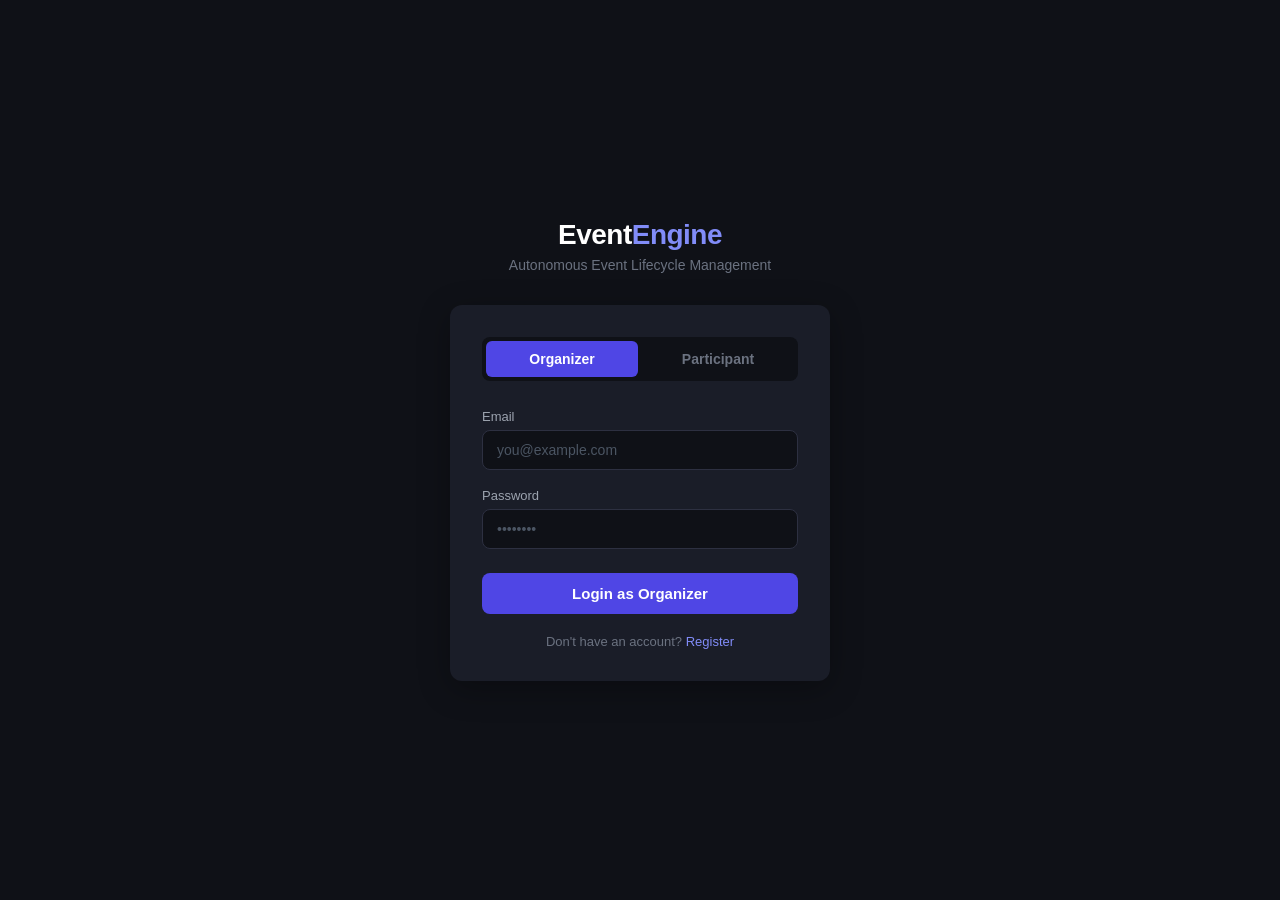
<file: frontend/index.html>
<!DOCTYPE html>
<html lang="en">
<head>
    <meta charset="UTF-8">
    <meta name="viewport" content="width=device-width, initial-scale=1.0">
    <title>EventEngine</title>
    <script>
        // Redirect to the appropriate dashboard based on auth state
        (function() {
            var token = localStorage.getItem('ee_token');
            var role = localStorage.getItem('ee_role');
            if (token && role === 'organizer') {
                window.location.replace('/frontend/dashboard.html');
            } else if (token && role === 'participant') {
                window.location.replace('/frontend/participant.html');
            } else {
                window.location.replace('/frontend/login.html');
            }
        })();
    </script>
</head>
</body>
</html>
</file>
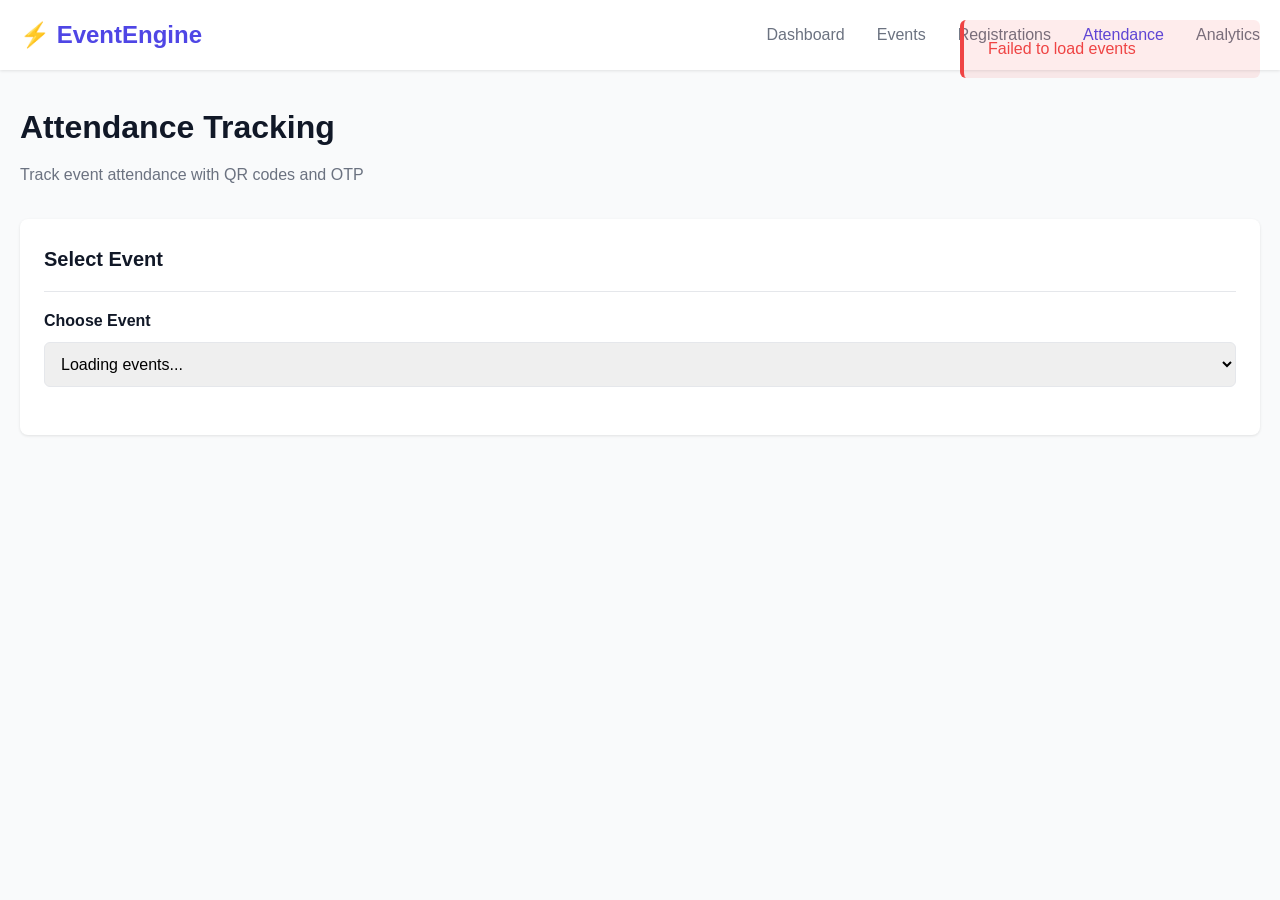
<file: frontend/attendance.html>
<!DOCTYPE html>
<html lang="en">
<head>
    <meta charset="UTF-8">
    <meta name="viewport" content="width=device-width, initial-scale=1.0">
    <title>EventEngine - Attendance Tracking</title>
    <link rel="stylesheet" href="/frontend/css/styles.css">
</head>
<body>
    <!-- Header -->
    <header class="header">
        <div class="container">
            <div class="header-content">
                <div class="logo">⚡ EventEngine</div>
                <nav class="nav">
                    <ul>
                        <li><a href="/frontend/index.html">Dashboard</a></li>
                        <li><a href="/frontend/events.html">Events</a></li>
                        <li><a href="/frontend/registrations.html">Registrations</a></li>
                        <li><a href="/frontend/attendance.html" class="active">Attendance</a></li>
                        <li><a href="/frontend/analytics.html">Analytics</a></li>
                    </ul>
                </nav>
            </div>
        </div>
    </header>

    <!-- Main Content -->
    <main class="main-content">
        <div class="container">
            <!-- Page Header -->
            <div class="page-header">
                <h1 class="page-title">Attendance Tracking</h1>
                <p class="page-subtitle">Track event attendance with QR codes and OTP</p>
            </div>

            <!-- Event Selection -->
            <div class="card">
                <div class="card-header">
                    <h2 class="card-title">Select Event</h2>
                </div>
                <div class="card-body">
                    <div class="form-group">
                        <label class="form-label">Choose Event</label>
                        <select class="form-select" id="eventSelect" onchange="loadEventAttendance()">
                            <option value="">Loading events...</option>
                        </select>
                    </div>
                </div>
            </div>

            <!-- Attendance Methods -->
            <div class="stats-grid" id="attendanceMethods" style="display: none;">
                <div class="card">
                    <div class="card-header">
                        <h3 class="card-title">🔲 QR Code Check-in</h3>
                    </div>
                    <div class="card-body">
                        <p>Generate QR code for participants</p>
                        <button class="btn btn-primary mt-2" onclick="showQRModal()">Generate QR Code</button>
                    </div>
                </div>

                <div class="card">
                    <div class="card-header">
                        <h3 class="card-title">🔢 OTP Check-in</h3>
                    </div>
                    <div class="card-body">
                        <p>Validate OTP for online check-in</p>
                        <button class="btn btn-primary mt-2" onclick="showOTPModal()">Validate OTP</button>
                    </div>
                </div>
            </div>

            <!-- Attendance Statistics -->
            <div class="card" id="attendanceStats" style="display: none;">
                <div class="card-header">
                    <h2 class="card-title">Attendance Statistics</h2>
                </div>
                <div class="card-body">
                    <div class="stats-grid">
                        <div class="stat-card">
                            <div class="stat-label">Total Registered</div>
                            <div class="stat-value" id="statRegistered">-</div>
                        </div>
                        <div class="stat-card success">
                            <div class="stat-label">Total Confirmed</div>
                            <div class="stat-value" id="statConfirmed">-</div>
                        </div>
                        <div class="stat-card warning">
                            <div class="stat-label">Total Attended</div>
                            <div class="stat-value" id="statAttended">-</div>
                        </div>
                        <div class="stat-card">
                            <div class="stat-label">Attendance Rate</div>
                            <div class="stat-value" id="statRate">-</div>
                        </div>
                    </div>
                </div>
            </div>

            <!-- Attendance Records -->
            <div class="card" id="attendanceRecords" style="display: none;">
                <div class="card-header">
                    <h2 class="card-title">Attendance Records</h2>
                </div>
                <div class="card-body">
                    <div id="attendanceContainer">
                        <p class="text-center">Select an event to view attendance records</p>
                    </div>
                </div>
            </div>
        </div>
    </main>

    <!-- QR Code Generate Modal -->
    <div class="modal-overlay" id="qrModal">
        <div class="modal">
            <div class="modal-header">
                <h2 class="modal-title">Generate QR Code</h2>
                <button class="modal-close" onclick="Utils.closeModal('qrModal')">&times;</button>
            </div>
            <div class="modal-body">
                <div class="form-group">
                    <label class="form-label">Select Participant</label>
                    <select class="form-select" id="qrParticipantSelect">
                        <option value="">Loading participants...</option>
                    </select>
                </div>
                <div id="qrCodeDisplay" class="qr-code-container" style="display: none;">
                    <!-- QR code will be displayed here -->
                </div>
            </div>
            <div class="modal-footer">
                <button class="btn btn-secondary" onclick="Utils.closeModal('qrModal')">Close</button>
                <button class="btn btn-primary" onclick="generateQRCode()">Generate QR</button>
            </div>
        </div>
    </div>

    <!-- OTP Validate Modal -->
    <div class="modal-overlay" id="otpModal">
        <div class="modal">
            <div class="modal-header">
                <h2 class="modal-title">Validate OTP</h2>
                <button class="modal-close" onclick="Utils.closeModal('otpModal')">&times;</button>
            </div>
            <div class="modal-body">
                <div class="form-group">
                    <label class="form-label">Select Participant</label>
                    <select class="form-select" id="otpParticipantSelect">
                        <option value="">Loading participants...</option>
                    </select>
                </div>
                <div class="form-group">
                    <button class="btn btn-secondary" onclick="generateOTP()">Generate OTP</button>
                </div>
                <div id="otpDisplay" style="display: none;">
                    <div class="alert alert-info">
                        <strong>OTP Generated:</strong> <span id="otpCode" style="font-size: 1.5rem; font-weight: bold;"></span>
                    </div>
                </div>
                <div class="form-group">
                    <label class="form-label">Enter OTP to Validate</label>
                    <input type="text" class="form-input" id="otpInput" placeholder="Enter 6-digit OTP">
                </div>
            </div>
            <div class="modal-footer">
                <button class="btn btn-secondary" onclick="Utils.closeModal('otpModal')">Close</button>
                <button class="btn btn-success" onclick="validateOTP()">Validate & Check-in</button>
            </div>
        </div>
    </div>

    <!-- Scripts -->
    <script src="/frontend/js/api.js"></script>
    <script>
        let selectedEventId = null;
        let eventParticipants = [];

        // Load events on page load
        document.addEventListener('DOMContentLoaded', async () => {
            await loadEvents();
        });

        // Load events for dropdown
        async function loadEvents() {
            try {
                const response = await EventsAPI.getAll();
                const events = response.events;

                const eventSelect = document.getElementById('eventSelect');
                eventSelect.innerHTML = '<option value="">Select an event...</option>';

                // Only show events in attendance-related states
                const attendanceStates = ['SCHEDULED', 'ATTENDANCE_OPEN', 'RUNNING', 'COMPLETED'];
                const attendanceEvents = events.filter(e => attendanceStates.includes(e.state));

                attendanceEvents.forEach(event => {
                    eventSelect.innerHTML += `<option value="${event.id}">${event.name} (${event.state})</option>`;
                });

                if (attendanceEvents.length === 0) {
                    eventSelect.innerHTML += '<option value="" disabled>No events available for attendance tracking</option>';
                }
            } catch (error) {
                console.error('Failed to load events:', error);
                Utils.showToast('Failed to load events', 'error');
            }
        }

        // Load event attendance data
        async function loadEventAttendance() {
            const eventId = document.getElementById('eventSelect').value;
            
            if (!eventId) {
                document.getElementById('attendanceMethods').style.display = 'none';
                document.getElementById('attendanceStats').style.display = 'none';
                document.getElementById('attendanceRecords').style.display = 'none';
                return;
            }

            selectedEventId = parseInt(eventId);

            // Show sections
            document.getElementById('attendanceMethods').style.display = 'grid';
            document.getElementById('attendanceStats').style.display = 'block';
            document.getElementById('attendanceRecords').style.display = 'block';

            // Load stats and records
            await loadAttendanceStats();
            await loadAttendanceRecords();
            await loadEventParticipants();
        }

        // Load attendance statistics
        async function loadAttendanceStats() {
            try {
                const response = await AttendanceAPI.getStats(selectedEventId);
                const stats = response.stats;

                document.getElementById('statRegistered').textContent = stats.total_registered;
                document.getElementById('statConfirmed').textContent = stats.total_confirmed;
                document.getElementById('statAttended').textContent = stats.total_attended;
                document.getElementById('statRate').textContent = `${stats.attendance_rate}%`;
            } catch (error) {
                console.error('Failed to load attendance stats:', error);
                Utils.showToast('Failed to load attendance statistics', 'error');
            }
        }

        // Load attendance records
        async function loadAttendanceRecords() {
            try {
                const response = await AttendanceAPI.getEventAttendance(selectedEventId);
                const attendance = response.attendance;

                const container = document.getElementById('attendanceContainer');

                if (attendance.length === 0) {
                    container.innerHTML = '<p class="text-center">No attendance records yet.</p>';
                    return;
                }

                let html = '<div class="table-container"><table class="table"><thead><tr>';
                html += '<th>Participant</th>';
                html += '<th>Email</th>';
                html += '<th>Check-in Method</th>';
                html += '<th>Check-in Time</th>';
                html += '<th>Device</th>';
                html += '</tr></thead><tbody>';

                attendance.forEach(record => {
                    const methodBadge = record.check_in_method === 'QR' ? 'badge-primary' : 'badge-success';
                    html += `<tr>`;
                    html += `<td><strong>${record.participant_name}</strong></td>`;
                    html += `<td>${record.participant_email}</td>`;
                    html += `<td><span class="badge ${methodBadge}">${record.check_in_method}</span></td>`;
                    html += `<td>${Utils.formatDateTime(record.check_in_time)}</td>`;
                    html += `<td>${record.check_in_device || 'N/A'}</td>`;
                    html += `</tr>`;
                });

                html += '</tbody></table></div>';
                container.innerHTML = html;
            } catch (error) {
                console.error('Failed to load attendance records:', error);
                Utils.showError('attendanceContainer', 'Failed to load attendance records');
            }
        }

        // Load event participants for QR/OTP
        async function loadEventParticipants() {
            try {
                const response = await EventsAPI.getParticipants(selectedEventId);
                eventParticipants = response.participants;

                // Populate QR participant select
                const qrSelect = document.getElementById('qrParticipantSelect');
                qrSelect.innerHTML = '<option value="">Select participant...</option>';

                // Populate OTP participant select
                const otpSelect = document.getElementById('otpParticipantSelect');
                otpSelect.innerHTML = '<option value="">Select participant...</option>';

                // Show all registered participants who haven't attended yet
                const eligibleParticipants = eventParticipants.filter(p => 
                    p.status !== 'CANCELLED' && !p.has_attended
                );

                eligibleParticipants.forEach(participant => {
                    const option = `<option value="${participant.id}">${participant.name} (${participant.email})</option>`;
                    qrSelect.innerHTML += option;
                    otpSelect.innerHTML += option;
                });

                if (eligibleParticipants.length === 0) {
                    qrSelect.innerHTML += '<option value="" disabled>No eligible participants</option>';
                    otpSelect.innerHTML += '<option value="" disabled>No eligible participants</option>';
                }
            } catch (error) {
                console.error('Failed to load participants:', error);
                Utils.showToast('Failed to load participants', 'error');
            }
        }

        // Show QR modal
        function showQRModal() {
            if (!selectedEventId) {
                Utils.showToast('Please select an event first', 'warning');
                return;
            }
            document.getElementById('qrCodeDisplay').style.display = 'none';
            Utils.openModal('qrModal');
        }

        // Store current QR token for scan
        let currentQRToken = null;

        // Generate QR code
        async function generateQRCode() {
            const participantId = document.getElementById('qrParticipantSelect').value;
            
            if (!participantId) {
                Utils.showToast('Please select a participant', 'warning');
                return;
            }

            try {
                const response = await AttendanceAPI.generateQR(parseInt(participantId));
                const qrCode = response.qr_code;
                currentQRToken = qrCode.token;

                const expiresText = qrCode.expires_in_hours
                    ? `Expires in ${qrCode.expires_in_hours} hour(s)`
                    : 'Valid for 24 hours';

                const qrDisplay = document.getElementById('qrCodeDisplay');
                let imgHtml = '';
                if (qrCode.image_base64) {
                    imgHtml = `<img src="data:image/png;base64,${qrCode.image_base64}" alt="QR Code" style="display:block;margin:1rem auto;max-width:250px;">`;
                } else {
                    imgHtml = `<p class="text-center" style="padding:1rem;background:#f0f0f0;">QR Code Token: <code style="word-break:break-all;font-size:0.75rem;">${qrCode.token.substring(0, 40)}...</code></p>`;
                }
                qrDisplay.innerHTML = `
                    <h3>QR Code Generated</h3>
                    ${imgHtml}
                    <p><strong>${expiresText}</strong></p>
                    <p class="text-center mt-2">
                        <button class="btn btn-success" onclick="scanQRCode()">&#x2714; Simulate Scan / Check-in</button>
                    </p>
                `;
                qrDisplay.style.display = 'block';

                Utils.showToast('QR Code generated successfully!', 'success');
            } catch (error) {
                console.error('Failed to generate QR code:', error);
                Utils.showToast('Failed to generate QR code: ' + error.message, 'error');
            }
        }

        // Simulate QR code scan
        async function scanQRCode() {
            if (!currentQRToken) {
                Utils.showToast('No QR token available. Generate a QR code first.', 'warning');
                return;
            }
            try {
                const response = await AttendanceAPI.validateQR(currentQRToken);
                Utils.showToast(`Check-in successful for ${response.participant.name}!`, 'success');
                currentQRToken = null;
                Utils.closeModal('qrModal');
                await loadAttendanceStats();
                await loadAttendanceRecords();
                await loadEventParticipants();
            } catch (error) {
                console.error('Failed to validate QR code:', error);
                Utils.showToast('Check-in failed: ' + error.message, 'error');
            }
        }

        // Show OTP modal
        function showOTPModal() {
            if (!selectedEventId) {
                Utils.showToast('Please select an event first', 'warning');
                return;
            }
            document.getElementById('otpDisplay').style.display = 'none';
            document.getElementById('otpInput').value = '';
            Utils.openModal('otpModal');
        }

        // Generate OTP
        async function generateOTP() {
            const participantId = document.getElementById('otpParticipantSelect').value;
            
            if (!participantId) {
                Utils.showToast('Please select a participant', 'warning');
                return;
            }

            try {
                const response = await AttendanceAPI.generateOTP(parseInt(participantId));
                
                document.getElementById('otpCode').textContent = response.otp;
                document.getElementById('otpDisplay').style.display = 'block';
                document.getElementById('otpInput').value = response.otp;

                Utils.showToast('OTP generated successfully!', 'success');
            } catch (error) {
                console.error('Failed to generate OTP:', error);
                Utils.showToast('Failed to generate OTP: ' + error.message, 'error');
            }
        }

        // Validate OTP
        async function validateOTP() {
            const participantId = document.getElementById('otpParticipantSelect').value;
            const otp = document.getElementById('otpInput').value;
            
            if (!participantId) {
                Utils.showToast('Please select a participant', 'warning');
                return;
            }

            if (!otp || otp.length !== 6) {
                Utils.showToast('Please enter a valid 6-digit OTP', 'warning');
                return;
            }

            try {
                const response = await AttendanceAPI.validateOTP(parseInt(participantId), otp);
                Utils.showToast(`Check-in successful for ${response.participant.name}!`, 'success');
                Utils.closeModal('otpModal');
                await loadAttendanceStats();
                await loadAttendanceRecords();
                await loadEventParticipants();
            } catch (error) {
                console.error('Failed to validate OTP:', error);
                Utils.showToast('Failed to check-in: ' + error.message, 'error');
            }
        }
    </script>
</body>
</html>
</file>
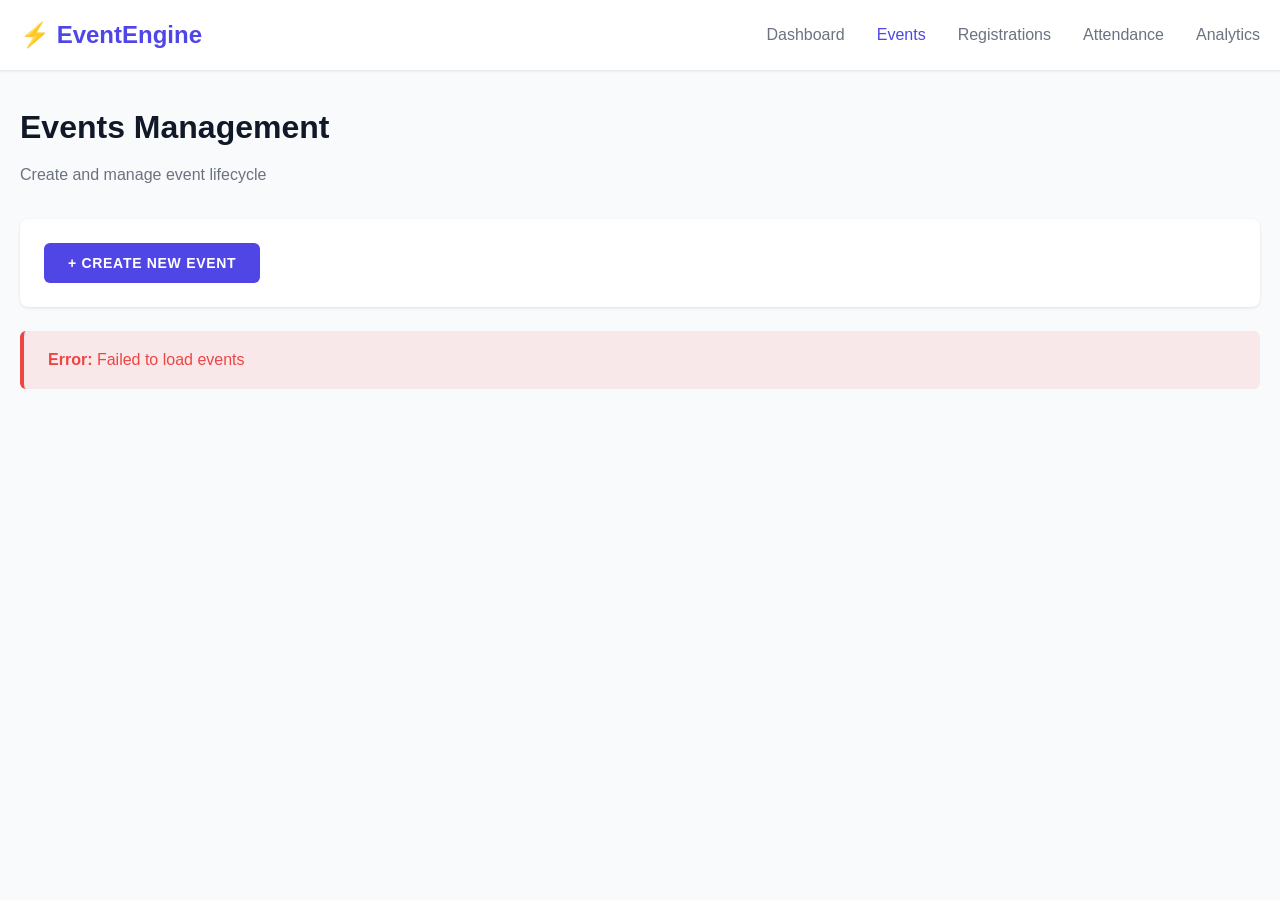
<file: frontend/events.html>
<!DOCTYPE html>
<html lang="en">
<head>
    <meta charset="UTF-8">
    <meta name="viewport" content="width=device-width, initial-scale=1.0">
    <title>EventEngine - Events Management</title>
    <link rel="stylesheet" href="/frontend/css/styles.css">
</head>
<body>
    <!-- Header -->
    <header class="header">
        <div class="container">
            <div class="header-content">
                <div class="logo">⚡ EventEngine</div>
                <nav class="nav">
                    <ul>
                        <li><a href="/frontend/index.html">Dashboard</a></li>
                        <li><a href="/frontend/events.html" class="active">Events</a></li>
                        <li><a href="/frontend/registrations.html">Registrations</a></li>
                        <li><a href="/frontend/attendance.html">Attendance</a></li>
                        <li><a href="/frontend/analytics.html">Analytics</a></li>
                    </ul>
                </nav>
            </div>
        </div>
    </header>

    <!-- Main Content -->
    <main class="main-content">
        <div class="container">
            <!-- Page Header -->
            <div class="page-header">
                <h1 class="page-title">Events Management</h1>
                <p class="page-subtitle">Create and manage event lifecycle</p>
            </div>

            <!-- Action Bar -->
            <div class="card">
                <div class="card-body">
                    <button class="btn btn-primary" onclick="showCreateEventModal()">+ Create New Event</button>
                </div>
            </div>

            <!-- Events Grid -->
            <div id="eventsContainer">
                <div class="loading">
                    <div class="spinner"></div>
                    <p>Loading events...</p>
                </div>
            </div>
        </div>
    </main>

    <!-- Create Event Modal -->
    <div class="modal-overlay" id="createEventModal">
        <div class="modal">
            <div class="modal-header">
                <h2 class="modal-title">Create New Event</h2>
                <button class="modal-close" onclick="Utils.closeModal('createEventModal')">&times;</button>
            </div>
            <div class="modal-body">
                <form id="createEventForm" onsubmit="handleCreateEvent(event)">
                    <div class="form-group">
                        <label class="form-label">Event Name *</label>
                        <input type="text" class="form-input" name="name" required>
                    </div>
                    <div class="form-group">
                        <label class="form-label">Description *</label>
                        <textarea class="form-textarea" name="description" required></textarea>
                    </div>
                    <div class="form-group">
                        <label class="form-label">Event Type *</label>
                        <select class="form-select" name="event_type" id="eventTypeSelect" required onchange="toggleEventTypeFields()">
                            <option value="ONLINE">Online</option>
                            <option value="OFFLINE">Offline</option>
                            <option value="HYBRID">Hybrid</option>
                        </select>
                    </div>
                    <div class="form-group">
                        <label class="form-label">Start Time *</label>
                        <input type="datetime-local" class="form-input" name="start_time" required>
                    </div>
                    <div class="form-group">
                        <label class="form-label">End Time *</label>
                        <input type="datetime-local" class="form-input" name="end_time" required>
                    </div>
                    <div class="form-group" id="venueField">
                        <label class="form-label">Venue</label>
                        <input type="text" class="form-input" name="venue" placeholder="Physical location">
                    </div>
                    <div class="form-group" id="meetingLinkField">
                        <label class="form-label">Meeting Link (Google Meet / Zoom)</label>
                        <input type="url" class="form-input" name="meeting_link" placeholder="https://meet.google.com/...">
                    </div>
                    <div class="form-group">
                        <label class="form-label">Max Participants *</label>
                        <input type="number" class="form-input" name="max_participants" value="100" required>
                    </div>
                </form>
            </div>
            <div class="modal-footer">
                <button class="btn btn-secondary" onclick="Utils.closeModal('createEventModal')">Cancel</button>
                <button class="btn btn-primary" onclick="document.getElementById('createEventForm').requestSubmit()">Create Event</button>
            </div>
        </div>
    </div>

    <!-- Event Details Modal -->
    <div class="modal-overlay" id="eventDetailsModal">
        <div class="modal">
            <div class="modal-header">
                <h2 class="modal-title">Event Details</h2>
                <button class="modal-close" onclick="Utils.closeModal('eventDetailsModal')">&times;</button>
            </div>
            <div class="modal-body" id="eventDetailsContent">
                <!-- Event details will be loaded here -->
            </div>
            <div class="modal-footer" id="eventDetailsFooter">
                <button class="btn btn-secondary" onclick="Utils.closeModal('eventDetailsModal')">Close</button>
            </div>
        </div>
    </div>

    <!-- Scripts -->
    <script src="/frontend/js/api.js"></script>
    <script>
        let currentEvents = [];

        // Load events on page load
        document.addEventListener('DOMContentLoaded', async () => {
            await loadEvents();
        });

        // Load all events
        async function loadEvents() {
            try {
                Utils.showLoading('eventsContainer');
                const response = await EventsAPI.getAll();
                currentEvents = response.events;
                renderEvents(currentEvents);
            } catch (error) {
                console.error('Failed to load events:', error);
                Utils.showError('eventsContainer', 'Failed to load events');
            }
        }

        // Render events grid
        function renderEvents(events) {
            const container = document.getElementById('eventsContainer');

            if (events.length === 0) {
                container.innerHTML = `
                    <div class="card">
                        <div class="card-body text-center">
                            <p>No events found. Create your first event!</p>
                        </div>
                    </div>
                `;
                return;
            }

            let html = '<div class="events-grid">';

            events.forEach(event => {
                html += `
                    <div class="event-card" onclick="showEventDetails(${event.id})">
                        <div class="event-header">
                            <div>
                                <h3 class="event-title">${event.name}</h3>
                                <span class="badge ${Utils.getStateBadgeClass(event.state)}">${event.state}</span>
                            </div>
                        </div>
                        <div class="event-meta">
                            <div class="event-meta-item">
                                <span>📅</span>
                                <span>${Utils.formatDateTime(event.start_time)}</span>
                            </div>
                            <div class="event-meta-item">
                                <span>📍</span>
                                <span>${event.venue || 'Not specified'}</span>
                            </div>
                            <div class="event-meta-item">
                                <span>${event.event_type === 'ONLINE' ? '🌐' : '📍'}</span>
                                <span>${event.event_type}</span>
                            </div>
                        </div>
                        <div class="event-stats">
                            <div class="event-stat">
                                <div class="event-stat-value">${event.stats.total_registered}</div>
                                <div class="event-stat-label">Registered</div>
                            </div>
                            <div class="event-stat">
                                <div class="event-stat-value">${event.stats.total_confirmed}</div>
                                <div class="event-stat-label">Confirmed</div>
                            </div>
                            <div class="event-stat">
                                <div class="event-stat-value">${event.stats.total_attended}</div>
                                <div class="event-stat-label">Attended</div>
                            </div>
                        </div>
                    </div>
                `;
            });

            html += '</div>';
            container.innerHTML = html;
        }

        // Toggle venue/meeting link fields based on event type
        function toggleEventTypeFields() {
            const type = document.getElementById('eventTypeSelect').value;
            const venueField = document.getElementById('venueField');
            const meetingField = document.getElementById('meetingLinkField');
            if (type === 'ONLINE') {
                venueField.style.display = 'none';
                meetingField.style.display = 'block';
            } else if (type === 'OFFLINE') {
                venueField.style.display = 'block';
                meetingField.style.display = 'none';
            } else {
                venueField.style.display = 'block';
                meetingField.style.display = 'block';
            }
        }

        // Show create event modal
        function showCreateEventModal() {
            // Set default start time to 1 day from now
            const tomorrow = new Date();
            tomorrow.setDate(tomorrow.getDate() + 1);
            const startTime = tomorrow.toISOString().slice(0, 16);
            
            // Set default end time to 2 hours after start
            const endDate = new Date(tomorrow);
            endDate.setHours(endDate.getHours() + 2);
            const endTime = endDate.toISOString().slice(0, 16);
            
            document.querySelector('input[name="start_time"]').value = startTime;
            document.querySelector('input[name="end_time"]').value = endTime;
            toggleEventTypeFields();
            Utils.openModal('createEventModal');
        }

        // Handle create event form submission
        async function handleCreateEvent(e) {
            e.preventDefault();
            
            const formData = new FormData(e.target);
            const eventData = {
                name: formData.get('name'),
                description: formData.get('description'),
                event_type: formData.get('event_type'),
                start_time: new Date(formData.get('start_time')).toISOString(),
                end_time: new Date(formData.get('end_time')).toISOString(),
                venue: formData.get('venue') || null,
                meeting_link: formData.get('meeting_link') || null,
                max_participants: parseInt(formData.get('max_participants')),
            };

            try {
                const response = await EventsAPI.create(eventData);
                Utils.showToast('Event created successfully!', 'success');
                Utils.closeModal('createEventModal');
                e.target.reset();
                await loadEvents();
            } catch (error) {
                console.error('Failed to create event:', error);
                Utils.showToast('Failed to create event: ' + error.message, 'error');
            }
        }

        // Show event details
        async function showEventDetails(eventId) {
            try {
                const response = await EventsAPI.getById(eventId);
                const event = response.event;
                
                let html = `
                    <div class="form-group">
                        <strong>Event Name:</strong>
                        <p>${event.name}</p>
                    </div>
                    <div class="form-group">
                        <strong>Description:</strong>
                        <p>${event.description}</p>
                    </div>
                    <div class="form-group">
                        <strong>Current State:</strong>
                        <p><span class="badge ${Utils.getStateBadgeClass(event.state)}">${event.state}</span></p>
                    </div>
                    <div class="form-group">
                        <strong>Type:</strong>
                        <p>${Utils.getEventTypeBadge(event.event_type)}</p>
                    </div>
                    <div class="form-group">
                        <strong>Schedule:</strong>
                        <p>Start: ${Utils.formatDateTime(event.start_time)}<br>
                        End: ${Utils.formatDateTime(event.end_time)}</p>
                    </div>
                    <div class="form-group">
                        <strong>Venue:</strong>
                        <p>${event.venue || 'Not specified'}</p>
                    </div>
                    ${event.meeting_link ? `
                    <div class="form-group">
                        <strong>Meeting Link:</strong>
                        <p><a href="${event.meeting_link}" target="_blank" rel="noopener noreferrer" class="btn btn-secondary" style="display:inline-block;padding:0.4rem 1rem;">🎥 Join Meeting</a></p>
                    </div>` : ''}
                    <div class="form-group">
                        <strong>Capacity:</strong>
                        <p>${event.stats.total_registered} / ${event.max_participants}</p>
                    </div>
                    <div class="form-group">
                        <strong>Statistics:</strong>
                        <p>Registered: ${event.stats.total_registered}<br>
                        Confirmed: ${event.stats.total_confirmed}<br>
                        Attended: ${event.stats.total_attended}</p>
                    </div>
                `;

                // Google Calendar button
                const gcalStart = new Date(event.start_time).toISOString().replace(/[-:]/g, '').split('.')[0] + 'Z';
                const gcalEnd = new Date(event.end_time).toISOString().replace(/[-:]/g, '').split('.')[0] + 'Z';
                const gcalLocation = encodeURIComponent(event.meeting_link || event.venue || '');
                const gcalText = encodeURIComponent(event.name);
                const gcalDetails = encodeURIComponent(event.description || '');
                const gcalUrl = `https://calendar.google.com/calendar/render?action=TEMPLATE&text=${gcalText}&dates=${gcalStart}/${gcalEnd}&details=${gcalDetails}&location=${gcalLocation}`;
                html += `
                    <div class="form-group">
                        <a href="${gcalUrl}" target="_blank" rel="noopener noreferrer" class="btn btn-primary" style="display:inline-block;">
                            📅 Add to Google Calendar
                        </a>
                    </div>
                `;

                // Add state transition buttons if available
                if (event.allowed_transitions && event.allowed_transitions.length > 0) {
                    html += `
                        <div class="form-group">
                            <strong>Available Transitions:</strong>
                            <div class="btn-group mt-2">
                    `;
                    event.allowed_transitions.forEach(transition => {
                        html += `<button class="btn btn-primary" onclick="transitionEvent(${event.id}, '${transition}')">${transition}</button>`;
                    });
                    html += `</div></div>`;
                }

                document.getElementById('eventDetailsContent').innerHTML = html;
                Utils.openModal('eventDetailsModal');
            } catch (error) {
                console.error('Failed to load event details:', error);
                Utils.showToast('Failed to load event details', 'error');
            }
        }

        // Transition event state
        async function transitionEvent(eventId, newState) {
            try {
                await EventsAPI.transition(eventId, {
                    new_state: newState,
                    reason: `Manual transition via dashboard`,
                    triggered_by: 'dashboard_user'
                });
                
                Utils.showToast(`Event transitioned to ${newState}`, 'success');
                Utils.closeModal('eventDetailsModal');
                await loadEvents();
            } catch (error) {
                console.error('Failed to transition event:', error);
                Utils.showToast('Failed to transition event: ' + error.message, 'error');
            }
        }
    </script>
</body>
</html>
</file>
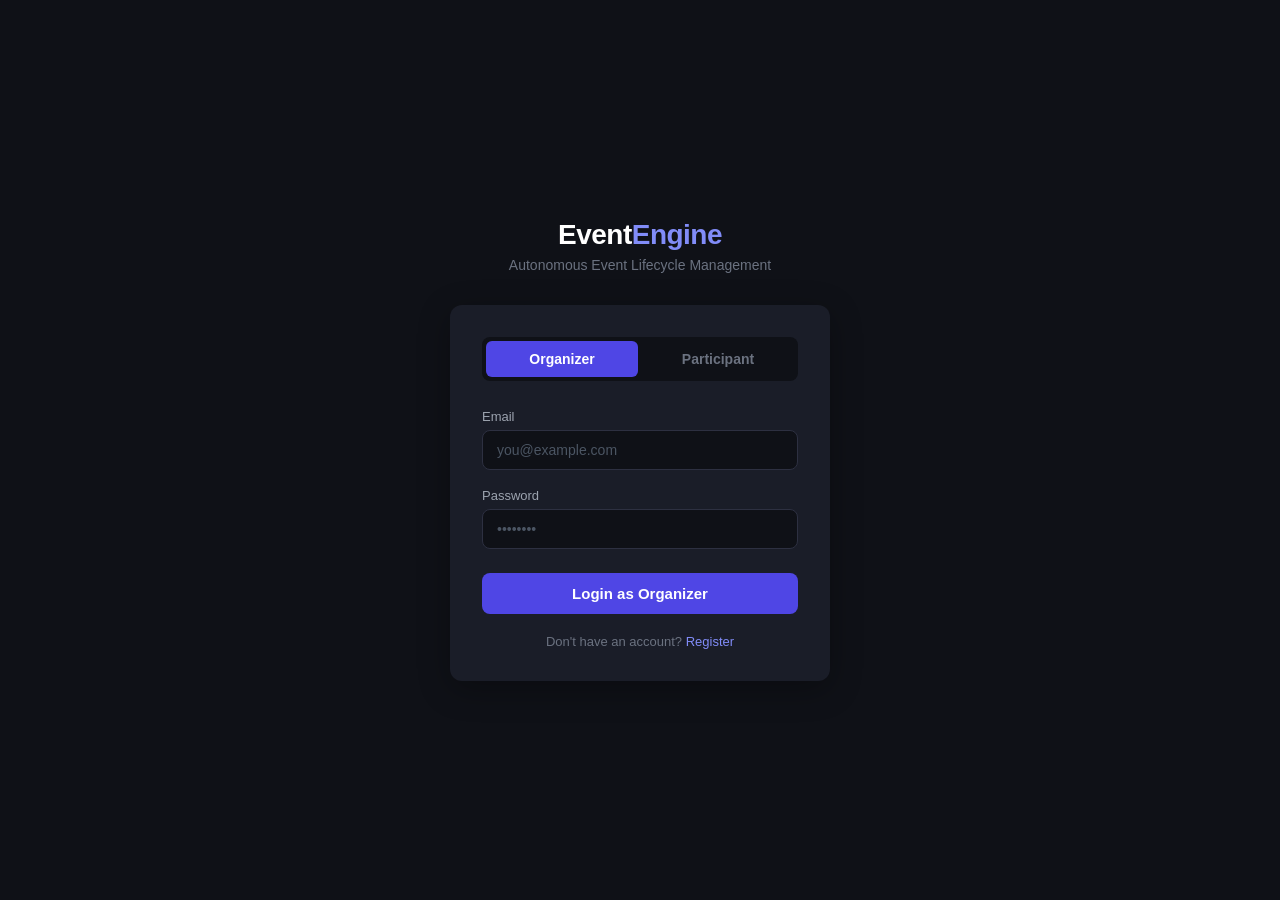
<file: frontend/login.html>
<!DOCTYPE html>
<html lang="en">
<head>
    <meta charset="UTF-8">
    <meta name="viewport" content="width=device-width, initial-scale=1.0">
    <title>EventEngine — Login</title>
    <style>
        * { margin: 0; padding: 0; box-sizing: border-box; }
        body {
            font-family: 'Inter', 'Segoe UI', Tahoma, Geneva, Verdana, sans-serif;
            background: #0f1117;
            color: #e0e0e0;
            min-height: 100vh;
            display: flex;
            align-items: center;
            justify-content: center;
        }
        .login-wrapper {
            width: 100%;
            max-width: 420px;
            padding: 20px;
        }
        .logo {
            text-align: center;
            margin-bottom: 32px;
        }
        .logo h1 {
            font-size: 28px;
            color: #fff;
            font-weight: 700;
            letter-spacing: -0.5px;
        }
        .logo h1 span { color: #818CF8; }
        .logo p {
            color: #6B7280;
            font-size: 14px;
            margin-top: 6px;
        }
        .card {
            background: #1a1d28;
            border-radius: 12px;
            padding: 32px;
            box-shadow: 0 8px 32px rgba(0,0,0,0.3);
        }
        /* Tabs */
        .tabs {
            display: flex;
            gap: 4px;
            background: #0f1117;
            border-radius: 8px;
            padding: 4px;
            margin-bottom: 28px;
        }
        .tab-btn {
            flex: 1;
            padding: 10px;
            border: none;
            border-radius: 6px;
            font-size: 14px;
            font-weight: 600;
            cursor: pointer;
            transition: all 0.2s;
            background: transparent;
            color: #6B7280;
        }
        .tab-btn.active {
            background: #4F46E5;
            color: #fff;
        }
        .tab-btn:not(.active):hover { color: #e0e0e0; }
        /* Form */
        .form-group {
            margin-bottom: 18px;
        }
        .form-group label {
            display: block;
            font-size: 13px;
            font-weight: 500;
            margin-bottom: 6px;
            color: #9CA3AF;
        }
        .form-group input {
            width: 100%;
            padding: 11px 14px;
            background: #0f1117;
            border: 1px solid #2d3041;
            border-radius: 8px;
            color: #e0e0e0;
            font-size: 14px;
            outline: none;
            transition: border 0.2s;
        }
        .form-group input:focus {
            border-color: #4F46E5;
        }
        .form-group input::placeholder { color: #4B5563; }
        .login-btn {
            width: 100%;
            padding: 12px;
            border: none;
            border-radius: 8px;
            font-size: 15px;
            font-weight: 600;
            cursor: pointer;
            transition: all 0.2s;
            background: #4F46E5;
            color: #fff;
            margin-top: 6px;
        }
        .login-btn:hover { background: #4338CA; }
        .login-btn:disabled { opacity: 0.6; cursor: not-allowed; }
        .error-msg {
            color: #EF4444;
            font-size: 13px;
            margin-top: 12px;
            text-align: center;
            display: none;
        }
        .error-msg.show { display: block; }
        .footer-link {
            text-align: center;
            margin-top: 20px;
            font-size: 13px;
            color: #6B7280;
        }
        .footer-link a {
            color: #818CF8;
            text-decoration: none;
            font-weight: 500;
        }
        .footer-link a:hover { text-decoration: underline; }
    </style>
</head>
<body>
    <div class="login-wrapper">
        <div class="logo">
            <h1>Event<span>Engine</span></h1>
            <p>Autonomous Event Lifecycle Management</p>
        </div>

        <div class="card">
            <div class="tabs">
                <button class="tab-btn active" onclick="switchTab('organizer')">Organizer</button>
                <button class="tab-btn" onclick="switchTab('participant')">Participant</button>
            </div>

            <form id="loginForm" onsubmit="handleLogin(event)">
                <div class="form-group">
                    <label for="email">Email</label>
                    <input type="email" id="email" placeholder="you@example.com" required>
                </div>
                <div class="form-group">
                    <label for="password">Password</label>
                    <input type="password" id="password" placeholder="••••••••" required>
                </div>
                <button type="submit" class="login-btn" id="loginBtn">Login as Organizer</button>
                <div class="error-msg" id="errorMsg"></div>
            </form>

            <div class="footer-link">
                Don't have an account? <a href="/frontend/register.html">Register</a>
            </div>
        </div>
    </div>

    <script src="/frontend/js/auth.js"></script>
    <script>
        let currentRole = "organizer";

        // If already logged in, redirect
        (function() {
            const token = getToken();
            const role = getRole();
            if (token && role) {
                window.location.href = role === "organizer"
                    ? "/frontend/dashboard.html"
                    : "/frontend/portal.html";
            }
        })();

        function switchTab(role) {
            currentRole = role;
            document.querySelectorAll('.tab-btn').forEach(btn => btn.classList.remove('active'));
            event.target.classList.add('active');
            document.getElementById('loginBtn').textContent = "Login as " + role.charAt(0).toUpperCase() + role.slice(1);
            document.getElementById('errorMsg').classList.remove('show');
        }

        async function handleLogin(e) {
            e.preventDefault();
            const btn = document.getElementById('loginBtn');
            const errEl = document.getElementById('errorMsg');
            errEl.classList.remove('show');
            btn.disabled = true;
            btn.textContent = "Logging in...";

            const email = document.getElementById('email').value.trim();
            const password = document.getElementById('password').value;

            try {
                const resp = await fetch(`/api/auth/${currentRole}/login`, {
                    method: "POST",
                    headers: { "Content-Type": "application/json" },
                    body: JSON.stringify({ email, password })
                });
                const data = await resp.json();

                if (!resp.ok) {
                    throw new Error(data.detail || "Login failed");
                }

                saveAuth(data.access_token, data.role, data.name, data.email);

                window.location.href = data.role === "organizer"
                    ? "/frontend/dashboard.html"
                    : "/frontend/portal.html";
            } catch (err) {
                errEl.textContent = err.message;
                errEl.classList.add('show');
            } finally {
                btn.disabled = false;
                btn.textContent = "Login as " + currentRole.charAt(0).toUpperCase() + currentRole.slice(1);
            }
        }
    </script>
</body>
</html>
</file>
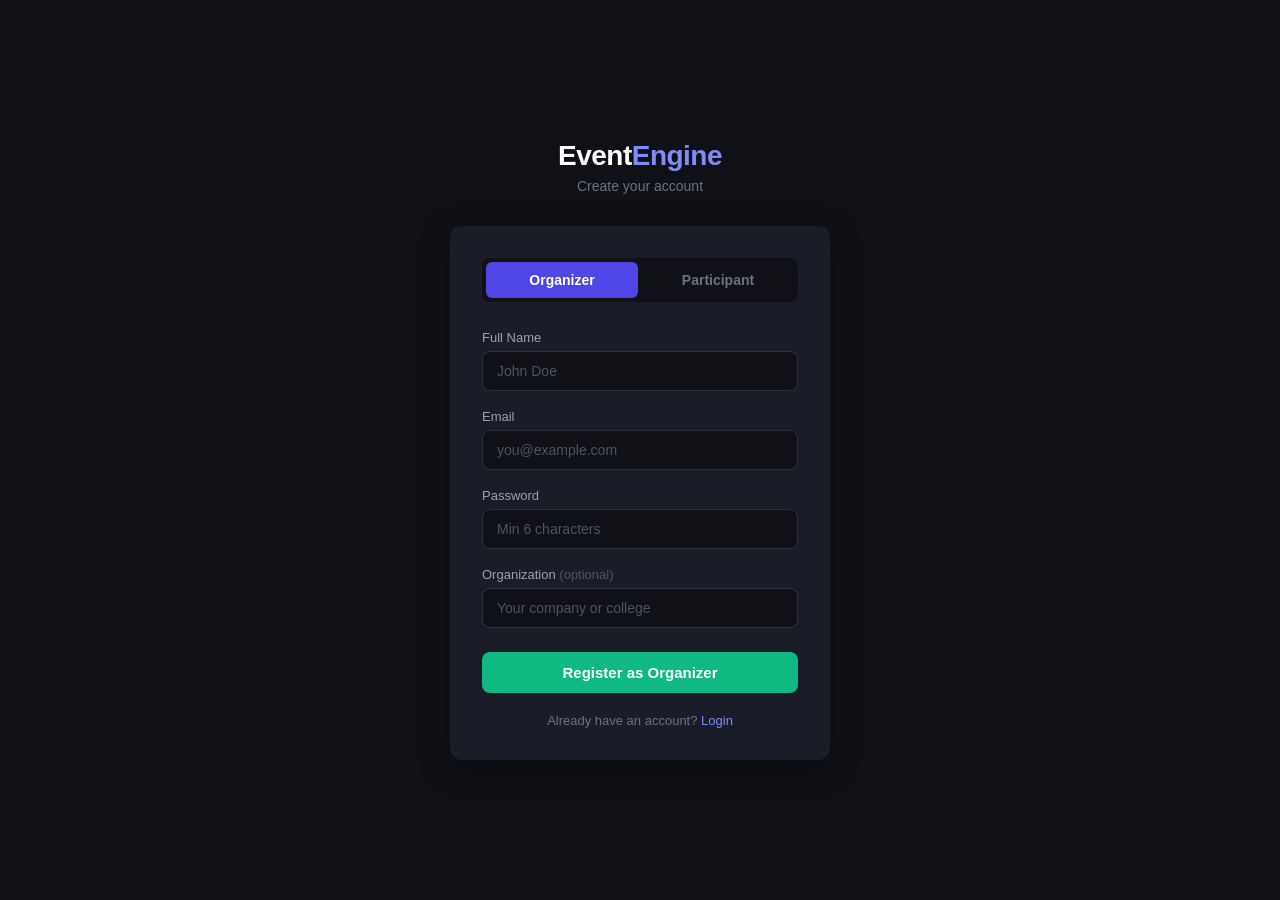
<file: frontend/register.html>
<!DOCTYPE html>
<html lang="en">
<head>
    <meta charset="UTF-8">
    <meta name="viewport" content="width=device-width, initial-scale=1.0">
    <title>EventEngine — Register</title>
    <style>
        * { margin: 0; padding: 0; box-sizing: border-box; }
        body {
            font-family: 'Inter', 'Segoe UI', Tahoma, Geneva, Verdana, sans-serif;
            background: #0f1117;
            color: #e0e0e0;
            min-height: 100vh;
            display: flex;
            align-items: center;
            justify-content: center;
        }
        .register-wrapper {
            width: 100%;
            max-width: 420px;
            padding: 20px;
        }
        .logo {
            text-align: center;
            margin-bottom: 32px;
        }
        .logo h1 {
            font-size: 28px;
            color: #fff;
            font-weight: 700;
            letter-spacing: -0.5px;
        }
        .logo h1 span { color: #818CF8; }
        .logo p {
            color: #6B7280;
            font-size: 14px;
            margin-top: 6px;
        }
        .card {
            background: #1a1d28;
            border-radius: 12px;
            padding: 32px;
            box-shadow: 0 8px 32px rgba(0,0,0,0.3);
        }
        .tabs {
            display: flex;
            gap: 4px;
            background: #0f1117;
            border-radius: 8px;
            padding: 4px;
            margin-bottom: 28px;
        }
        .tab-btn {
            flex: 1;
            padding: 10px;
            border: none;
            border-radius: 6px;
            font-size: 14px;
            font-weight: 600;
            cursor: pointer;
            transition: all 0.2s;
            background: transparent;
            color: #6B7280;
        }
        .tab-btn.active {
            background: #4F46E5;
            color: #fff;
        }
        .tab-btn:not(.active):hover { color: #e0e0e0; }
        .form-group {
            margin-bottom: 18px;
        }
        .form-group label {
            display: block;
            font-size: 13px;
            font-weight: 500;
            margin-bottom: 6px;
            color: #9CA3AF;
        }
        .form-group input {
            width: 100%;
            padding: 11px 14px;
            background: #0f1117;
            border: 1px solid #2d3041;
            border-radius: 8px;
            color: #e0e0e0;
            font-size: 14px;
            outline: none;
            transition: border 0.2s;
        }
        .form-group input:focus { border-color: #4F46E5; }
        .form-group input::placeholder { color: #4B5563; }
        .optional-label { color: #4B5563; font-weight: 400; }
        .register-btn {
            width: 100%;
            padding: 12px;
            border: none;
            border-radius: 8px;
            font-size: 15px;
            font-weight: 600;
            cursor: pointer;
            transition: all 0.2s;
            background: #10B981;
            color: #fff;
            margin-top: 6px;
        }
        .register-btn:hover { background: #059669; }
        .register-btn:disabled { opacity: 0.6; cursor: not-allowed; }
        .msg {
            font-size: 13px;
            margin-top: 12px;
            text-align: center;
            display: none;
        }
        .msg.show { display: block; }
        .msg.error { color: #EF4444; }
        .msg.success { color: #10B981; }
        .footer-link {
            text-align: center;
            margin-top: 20px;
            font-size: 13px;
            color: #6B7280;
        }
        .footer-link a {
            color: #818CF8;
            text-decoration: none;
            font-weight: 500;
        }
        .footer-link a:hover { text-decoration: underline; }
        #orgField { display: block; }
    </style>
</head>
<body>
    <div class="register-wrapper">
        <div class="logo">
            <h1>Event<span>Engine</span></h1>
            <p>Create your account</p>
        </div>

        <div class="card">
            <div class="tabs">
                <button class="tab-btn active" onclick="switchTab('organizer')">Organizer</button>
                <button class="tab-btn" onclick="switchTab('participant')">Participant</button>
            </div>

            <form id="registerForm" onsubmit="handleRegister(event)">
                <div class="form-group">
                    <label for="name">Full Name</label>
                    <input type="text" id="name" placeholder="John Doe" required minlength="2">
                </div>
                <div class="form-group">
                    <label for="email">Email</label>
                    <input type="email" id="email" placeholder="you@example.com" required>
                </div>
                <div class="form-group">
                    <label for="password">Password</label>
                    <input type="password" id="password" placeholder="Min 6 characters" required minlength="6" maxlength="72">
                </div>
                <div class="form-group" id="orgField">
                    <label for="organization">Organization <span class="optional-label">(optional)</span></label>
                    <input type="text" id="organization" placeholder="Your company or college">
                </div>
                <button type="submit" class="register-btn" id="registerBtn">Register as Organizer</button>
                <div class="msg" id="msgEl"></div>
            </form>

            <div class="footer-link">
                Already have an account? <a href="/frontend/login.html">Login</a>
            </div>
        </div>
    </div>

    <script>
        let currentRole = "organizer";

        function switchTab(role) {
            currentRole = role;
            document.querySelectorAll('.tab-btn').forEach(btn => btn.classList.remove('active'));
            event.target.classList.add('active');
            document.getElementById('registerBtn').textContent =
                "Register as " + role.charAt(0).toUpperCase() + role.slice(1);
            document.getElementById('orgField').style.display = role === "organizer" ? "block" : "none";
            document.getElementById('msgEl').classList.remove('show');
        }

        async function handleRegister(e) {
            e.preventDefault();
            const btn = document.getElementById('registerBtn');
            const msgEl = document.getElementById('msgEl');
            msgEl.classList.remove('show', 'error', 'success');
            btn.disabled = true;
            btn.textContent = "Registering...";

            const payload = {
                name: document.getElementById('name').value.trim(),
                email: document.getElementById('email').value.trim(),
                password: document.getElementById('password').value,
            };
            if (currentRole === "organizer") {
                const org = document.getElementById('organization').value.trim();
                if (org) payload.organization = org;
            }

            try {
                const resp = await fetch(`/api/auth/${currentRole}/register`, {
                    method: "POST",
                    headers: { "Content-Type": "application/json" },
                    body: JSON.stringify(payload)
                });
                const data = await resp.json();

                if (!resp.ok) {
                    throw new Error(data.detail || "Registration failed");
                }

                msgEl.textContent = "Registered successfully! Redirecting to login...";
                msgEl.classList.add('show', 'success');

                setTimeout(() => {
                    window.location.href = "/frontend/login.html";
                }, 2000);
            } catch (err) {
                msgEl.textContent = err.message;
                msgEl.classList.add('show', 'error');
                btn.disabled = false;
                btn.textContent = "Register as " + currentRole.charAt(0).toUpperCase() + currentRole.slice(1);
            }
        }
    </script>
</body>
</html>
</file>
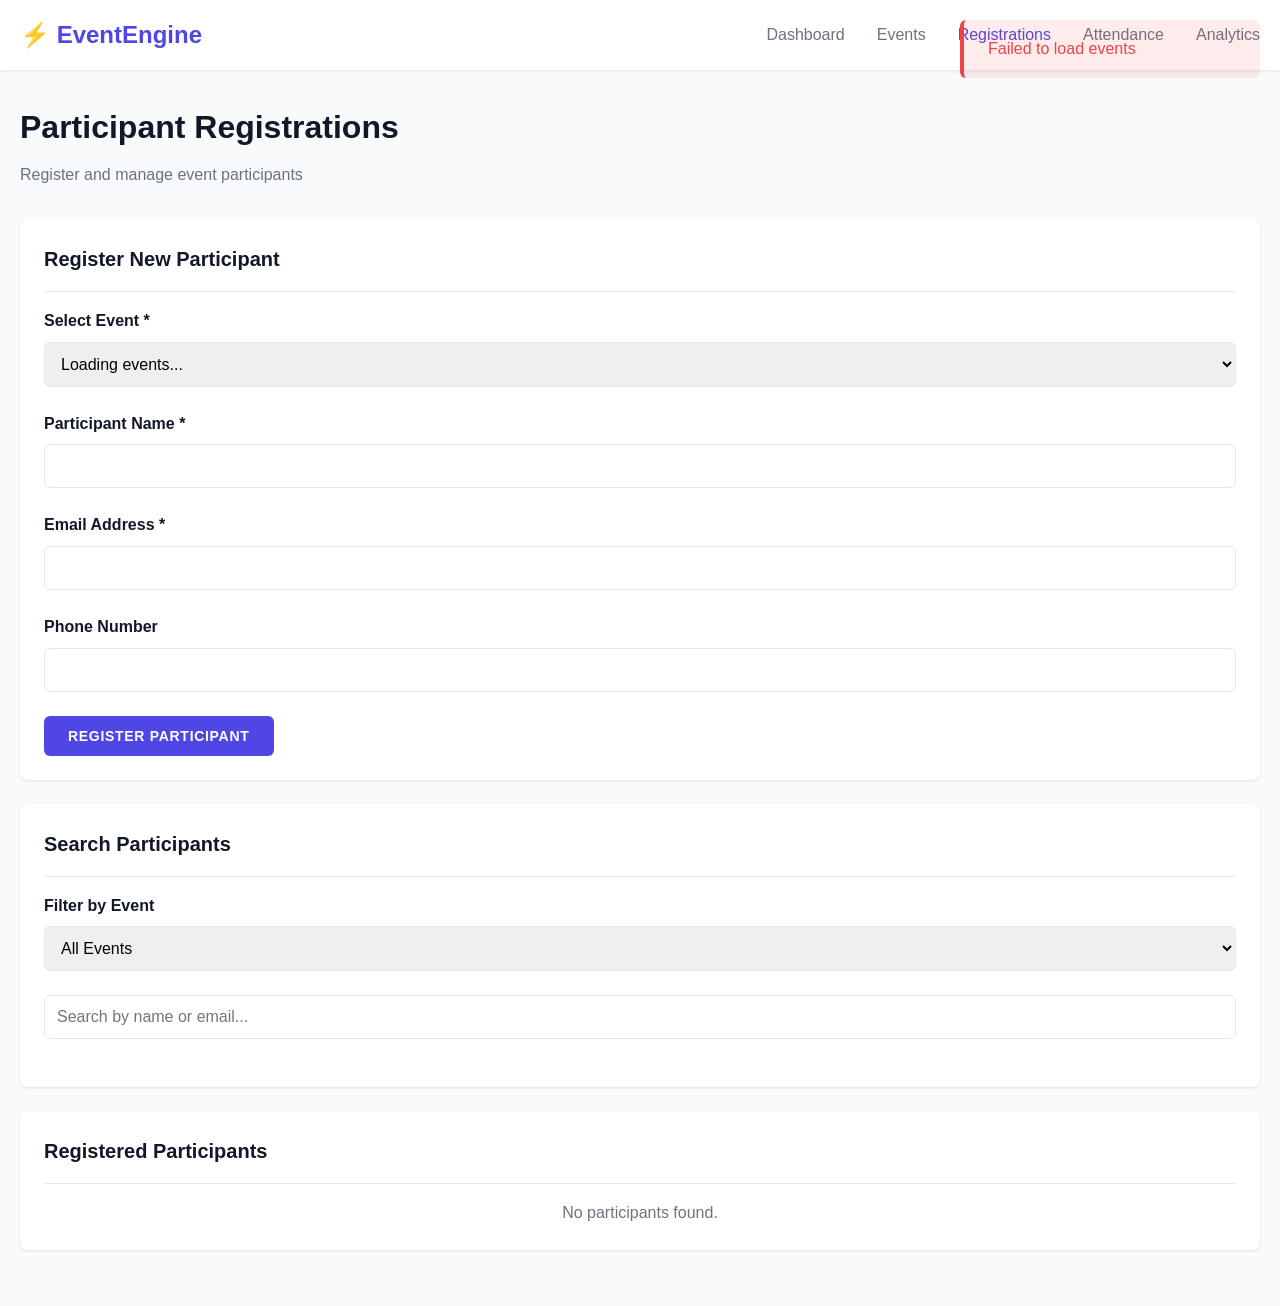
<file: frontend/registrations.html>
<!DOCTYPE html>
<html lang="en">
<head>
    <meta charset="UTF-8">
    <meta name="viewport" content="width=device-width, initial-scale=1.0">
    <title>EventEngine - Registrations</title>
    <link rel="stylesheet" href="/frontend/css/styles.css">
</head>
<body>
    <!-- Header -->
    <header class="header">
        <div class="container">
            <div class="header-content">
                <div class="logo">⚡ EventEngine</div>
                <nav class="nav">
                    <ul>
                        <li><a href="/frontend/index.html">Dashboard</a></li>
                        <li><a href="/frontend/events.html">Events</a></li>
                        <li><a href="/frontend/registrations.html" class="active">Registrations</a></li>
                        <li><a href="/frontend/attendance.html">Attendance</a></li>
                        <li><a href="/frontend/analytics.html">Analytics</a></li>
                    </ul>
                </nav>
            </div>
        </div>
    </header>

    <!-- Main Content -->
    <main class="main-content">
        <div class="container">
            <!-- Page Header -->
            <div class="page-header">
                <h1 class="page-title">Participant Registrations</h1>
                <p class="page-subtitle">Register and manage event participants</p>
            </div>

            <!-- Registration Form -->
            <div class="card">
                <div class="card-header">
                    <h2 class="card-title">Register New Participant</h2>
                </div>
                <div class="card-body">
                    <form id="registrationForm" onsubmit="handleRegistration(event)">
                        <div class="form-group">
                            <label class="form-label">Select Event *</label>
                            <select class="form-select" name="event_id" id="eventSelect" required>
                                <option value="">Loading events...</option>
                            </select>
                        </div>
                        <div class="form-group">
                            <label class="form-label">Participant Name *</label>
                            <input type="text" class="form-input" name="name" required>
                        </div>
                        <div class="form-group">
                            <label class="form-label">Email Address *</label>
                            <input type="email" class="form-input" name="email" required>
                        </div>
                        <div class="form-group">
                            <label class="form-label">Phone Number</label>
                            <input type="tel" class="form-input" name="phone">
                        </div>
                        <button type="submit" class="btn btn-primary">Register Participant</button>
                    </form>
                </div>
            </div>

            <!-- Search and Filter -->
            <div class="card">
                <div class="card-header">
                    <h2 class="card-title">Search Participants</h2>
                </div>
                <div class="card-body">
                    <div class="form-group">
                        <label class="form-label">Filter by Event</label>
                        <select class="form-select" id="filterEventSelect" onchange="loadParticipants()">
                            <option value="">All Events</option>
                        </select>
                    </div>
                    <div class="form-group">
                        <input type="text" class="form-input" id="searchInput" placeholder="Search by name or email..." onkeyup="filterParticipants()">
                    </div>
                </div>
            </div>

            <!-- Participants List -->
            <div class="card">
                <div class="card-header">
                    <h2 class="card-title">Registered Participants</h2>
                </div>
                <div class="card-body">
                    <div id="participantsContainer">
                        <div class="loading">
                            <div class="spinner"></div>
                            <p>Loading participants...</p>
                        </div>
                    </div>
                </div>
            </div>
        </div>
    </main>

    <!-- Participant Details Modal -->
    <div class="modal-overlay" id="participantModal">
        <div class="modal">
            <div class="modal-header">
                <h2 class="modal-title">Participant Details</h2>
                <button class="modal-close" onclick="Utils.closeModal('participantModal')">&times;</button>
            </div>
            <div class="modal-body" id="participantDetailsContent">
                <!-- Details will be loaded here -->
            </div>
            <div class="modal-footer" id="participantModalFooter">
                <button class="btn btn-secondary" onclick="Utils.closeModal('participantModal')">Close</button>
            </div>
        </div>
    </div>

    <!-- Scripts -->
    <script src="/frontend/js/api.js"></script>
    <script>
        let allEvents = [];
        let allParticipants = [];
        let currentParticipants = [];

        // Load data on page load
        document.addEventListener('DOMContentLoaded', async () => {
            await loadEvents();
            await loadAllParticipants();
        });

        // Load events for dropdown
        async function loadEvents() {
            try {
                const response = await EventsAPI.getAll();
                allEvents = response.events;

                // Populate registration form event select
                const eventSelect = document.getElementById('eventSelect');
                eventSelect.innerHTML = '<option value="">Select an event...</option>';
                
                // Populate filter event select
                const filterSelect = document.getElementById('filterEventSelect');
                filterSelect.innerHTML = '<option value="">All Events</option>';

                // Only show events that are in states where registration is possible
                const registrationStates = ['CREATED', 'REGISTRATION_OPEN', 'SCHEDULED'];
                const openEvents = allEvents.filter(e => registrationStates.includes(e.state));

                openEvents.forEach(event => {
                    const option = `<option value="${event.id}">${event.name} (${event.state})</option>`;
                    eventSelect.innerHTML += option;
                });

                // All events for filter
                allEvents.forEach(event => {
                    const option = `<option value="${event.id}">${event.name}</option>`;
                    filterSelect.innerHTML += option;
                });

                if (openEvents.length === 0) {
                    eventSelect.innerHTML += '<option value="" disabled>No events available for registration</option>';
                }
            } catch (error) {
                console.error('Failed to load events:', error);
                Utils.showToast('Failed to load events', 'error');
            }
        }

        // Load all participants from all events (parallel for speed)
        async function loadAllParticipants() {
            try {
                const container = document.getElementById('participantsContainer');
                container.innerHTML = '<div class="loading"><div class="spinner"></div><p>Loading participants...</p></div>';

                const results = await Promise.allSettled(
                    allEvents.map(event =>
                        EventsAPI.getParticipants(event.id).then(response => ({
                            event,
                            participants: response.participants
                        }))
                    )
                );

                allParticipants = [];
                results.forEach(result => {
                    if (result.status === 'fulfilled') {
                        const { event, participants } = result.value;
                        participants.forEach(p => {
                            allParticipants.push({ ...p, event_name: event.name, event_id: event.id });
                        });
                    }
                });

                currentParticipants = allParticipants;
                renderParticipants(currentParticipants);
            } catch (error) {
                console.error('Failed to load participants:', error);
                Utils.showError('participantsContainer', 'Failed to load participants');
            }
        }

        // Load participants (with optional event filter)
        async function loadParticipants() {
            const filterEventId = document.getElementById('filterEventSelect').value;
            
            if (filterEventId) {
                currentParticipants = allParticipants.filter(p => p.event_id == filterEventId);
            } else {
                currentParticipants = allParticipants;
            }
            
            renderParticipants(currentParticipants);
        }

        // Filter participants by search term
        function filterParticipants() {
            const searchTerm = document.getElementById('searchInput').value.toLowerCase();
            const filterEventId = document.getElementById('filterEventSelect').value;
            
            let filtered = allParticipants;
            
            if (filterEventId) {
                filtered = filtered.filter(p => p.event_id == filterEventId);
            }
            
            if (searchTerm) {
                filtered = filtered.filter(p => 
                    p.name.toLowerCase().includes(searchTerm) ||
                    p.email.toLowerCase().includes(searchTerm)
                );
            }
            
            currentParticipants = filtered;
            renderParticipants(currentParticipants);
        }

        // Render participants table
        function renderParticipants(participants) {
            const container = document.getElementById('participantsContainer');

            if (participants.length === 0) {
                container.innerHTML = '<p class="text-center">No participants found.</p>';
                return;
            }

            let html = '<div class="table-container"><table class="table"><thead><tr>';
            html += '<th>Name</th>';
            html += '<th>Email</th>';
            html += '<th>Event</th>';
            html += '<th>Status</th>';
            html += '<th>Confirmed</th>';
            html += '<th>Attended</th>';
            html += '<th>Actions</th>';
            html += '</tr></thead><tbody>';

            participants.forEach(participant => {
                const statusBadge = participant.status === 'REGISTERED' ? 'badge-success' : 
                                   participant.status === 'CANCELLED' ? 'badge-danger' : 'badge-info';
                
                html += `<tr>`;
                html += `<td><strong>${participant.name}</strong></td>`;
                html += `<td>${participant.email}</td>`;
                html += `<td>${participant.event_name}</td>`;
                html += `<td><span class="badge ${statusBadge}">${participant.status}</span></td>`;
                html += `<td>${participant.is_confirmed ? '✅ Yes' : '❌ No'}</td>`;
                html += `<td>${participant.has_attended ? '✅ Yes' : '❌ No'}</td>`;
                html += `<td>
                    <button class="btn btn-secondary" style="padding: 0.5rem 1rem;" onclick="showParticipantDetails(${participant.id})">View</button>
                `;
                
                if (!participant.is_confirmed && participant.status === 'REGISTERED') {
                    html += ` <button class="btn btn-success" style="padding: 0.5rem 1rem;" onclick="confirmParticipant(${participant.id})">Confirm</button>`;
                }
                
                html += `</td></tr>`;
            });

            html += '</tbody></table></div>';
            container.innerHTML = html;
        }

        // Handle registration form submission
        async function handleRegistration(e) {
            e.preventDefault();
            const submitBtn = e.target.querySelector('button[type="submit"]');
            submitBtn.disabled = true;
            submitBtn.textContent = 'Registering...';
            
            const formData = new FormData(e.target);
            const registrationData = {
                event_id: parseInt(formData.get('event_id')),
                name: formData.get('name'),
                email: formData.get('email'),
                phone: formData.get('phone') || null,
            };

            try {
                const response = await RegistrationsAPI.register(registrationData);
                Utils.showToast('Participant registered successfully!', 'success');
                e.target.reset();
                await loadAllParticipants();
            } catch (error) {
                console.error('Failed to register participant:', error);
                Utils.showToast('Failed to register: ' + error.message, 'error');
            } finally {
                submitBtn.disabled = false;
                submitBtn.textContent = 'Register Participant';
            }
        }

        // Show participant details
        async function showParticipantDetails(participantId) {
            try {
                const response = await RegistrationsAPI.getParticipant(participantId);
                const participant = response.participant;
                
                let html = `
                    <div class="form-group">
                        <strong>Name:</strong>
                        <p>${participant.name}</p>
                    </div>
                    <div class="form-group">
                        <strong>Email:</strong>
                        <p>${participant.email}</p>
                    </div>
                    <div class="form-group">
                        <strong>Phone:</strong>
                        <p>${participant.phone || 'Not provided'}</p>
                    </div>
                    <div class="form-group">
                        <strong>Status:</strong>
                        <p><span class="badge ${participant.status === 'REGISTERED' ? 'badge-success' : 'badge-danger'}">${participant.status}</span></p>
                    </div>
                    <div class="form-group">
                        <strong>Confirmed:</strong>
                        <p>${participant.is_confirmed ? '✅ Yes' : '❌ No'}</p>
                    </div>
                    <div class="form-group">
                        <strong>Registered At:</strong>
                        <p>${Utils.formatDateTime(participant.registered_at)}</p>
                    </div>
                `;

                if (participant.confirmed_at) {
                    html += `
                        <div class="form-group">
                            <strong>Confirmed At:</strong>
                            <p>${Utils.formatDateTime(participant.confirmed_at)}</p>
                        </div>
                    `;
                }

                if (participant.attended_at) {
                    html += `
                        <div class="form-group">
                            <strong>Attended At:</strong>
                            <p>${Utils.formatDateTime(participant.attended_at)}</p>
                        </div>
                        <div class="form-group">
                            <strong>Check-in Method:</strong>
                            <p>${participant.check_in_method || 'N/A'}</p>
                        </div>
                    `;
                }

                document.getElementById('participantDetailsContent').innerHTML = html;
                
                // Add action buttons to footer if needed
                let footerHtml = '<button class="btn btn-secondary" onclick="Utils.closeModal(\'participantModal\')">Close</button>';
                
                if (!participant.is_confirmed && participant.status === 'REGISTERED') {
                    footerHtml = `
                        <button class="btn btn-secondary" onclick="Utils.closeModal('participantModal')">Close</button>
                        <button class="btn btn-success" onclick="confirmParticipant(${participant.id}); Utils.closeModal('participantModal')">Confirm Participant</button>
                    `;
                }
                
                document.getElementById('participantModalFooter').innerHTML = footerHtml;
                
                Utils.openModal('participantModal');
            } catch (error) {
                console.error('Failed to load participant details:', error);
                Utils.showToast('Failed to load participant details', 'error');
            }
        }

        // Confirm participant
        async function confirmParticipant(participantId) {
            try {
                await RegistrationsAPI.confirm(participantId);
                Utils.showToast('Participant confirmed successfully!', 'success');
                await loadAllParticipants();
            } catch (error) {
                console.error('Failed to confirm participant:', error);
                Utils.showToast('Failed to confirm participant: ' + error.message, 'error');
            }
        }
    </script>
</body>
</html>
</file>
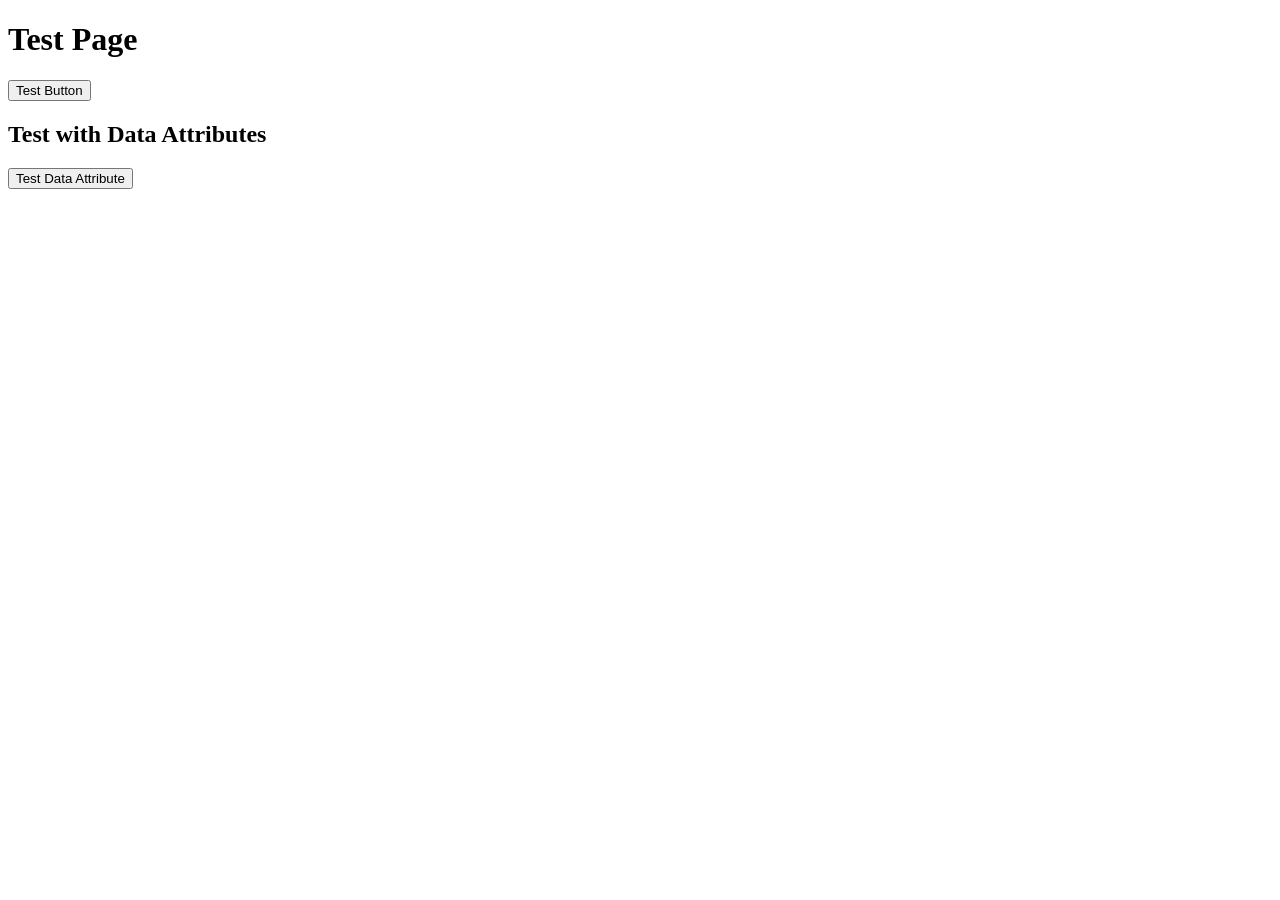
<file: frontend/test_button.html>
<!DOCTYPE html>
<html>
<head>
    <title>Test Registration Button</title>
    <script>
        function testButton() {
            const eventId = 1;
            const eventName = "Plan an online tech meetup called 'Arduino Workshop' on January";
            alert('Button clicked! Event ID: ' + eventId + ', Name: ' + eventName);
        }
    </script>
</head>
<body>
    <h1>Test Page</h1>
    <button onclick="testButton()">Test Button</button>
    
    <h2>Test with Data Attributes</h2>
    <button data-event-id="1" data-event-name="Test Event" onclick="alert(this.dataset.eventName)">
        Test Data Attribute
    </button>
</body>
</html>
</file>
<file: frontend/css/styles.css>
/**
 * EventEngine Dashboard - Main Stylesheet
 * Modern, responsive design with clean UI
 */

/* ===== CSS VARIABLES ===== */
:root {
    --primary-color: #4F46E5;
    --primary-dark: #4338CA;
    --primary-light: #818CF8;
    --secondary-color: #10B981;
    --danger-color: #EF4444;
    --warning-color: #F59E0B;
    --info-color: #3B82F6;
    --bg-color: #F9FAFB;
    --card-bg: #FFFFFF;
    --text-primary: #111827;
    --text-secondary: #6B7280;
    --border-color: #E5E7EB;
    --shadow: 0 1px 3px rgba(0, 0, 0, 0.1);
    --shadow-lg: 0 10px 15px -3px rgba(0, 0, 0, 0.1);
}

/* ===== RESET & BASE ===== */
* {
    margin: 0;
    padding: 0;
    box-sizing: border-box;
}

body {
    font-family: 'Inter', 'Segoe UI', Tahoma, Geneva, Verdana, sans-serif;
    background-color: var(--bg-color);
    color: var(--text-primary);
    line-height: 1.6;
}

a {
    text-decoration: none;
    color: inherit;
}

/* ===== LAYOUT ===== */
.container {
    max-width: 1400px;
    margin: 0 auto;
    padding: 0 20px;
}

/* ===== HEADER ===== */
.header {
    background: var(--card-bg);
    box-shadow: var(--shadow);
    position: sticky;
    top: 0;
    z-index: 1000;
}

.header-content {
    display: flex;
    justify-content: space-between;
    align-items: center;
    padding: 1rem 0;
}

.logo {
    font-size: 1.5rem;
    font-weight: 700;
    color: var(--primary-color);
}

.nav ul {
    display: flex;
    list-style: none;
    gap: 2rem;
}

.nav a {
    color: var(--text-secondary);
    font-weight: 500;
    transition: color 0.2s;
}

.nav a:hover,
.nav a.active {
    color: var(--primary-color);
}

/* ===== MAIN CONTENT ===== */
.main-content {
    padding: 2rem 0;
}

.page-header {
    margin-bottom: 2rem;
}

.page-title {
    font-size: 2rem;
    font-weight: 700;
    margin-bottom: 0.5rem;
}

.page-subtitle {
    color: var(--text-secondary);
}

/* ===== CARDS ===== */
.card {
    background: var(--card-bg);
    border-radius: 8px;
    padding: 1.5rem;
    box-shadow: var(--shadow);
    margin-bottom: 1.5rem;
}

.card-header {
    display: flex;
    justify-content: space-between;
    align-items: center;
    margin-bottom: 1rem;
    padding-bottom: 1rem;
    border-bottom: 1px solid var(--border-color);
}

.card-title {
    font-size: 1.25rem;
    font-weight: 600;
}

.card-body {
    color: var(--text-secondary);
}

/* ===== STATS GRID ===== */
.stats-grid {
    display: grid;
    grid-template-columns: repeat(auto-fit, minmax(250px, 1fr));
    gap: 1.5rem;
    margin-bottom: 2rem;
}

.stat-card {
    background: var(--card-bg);
    border-radius: 8px;
    padding: 1.5rem;
    box-shadow: var(--shadow);
    border-left: 4px solid var(--primary-color);
}

.stat-card.success {
    border-left-color: var(--secondary-color);
}

.stat-card.warning {
    border-left-color: var(--warning-color);
}

.stat-card.danger {
    border-left-color: var(--danger-color);
}

.stat-label {
    font-size: 0.875rem;
    color: var(--text-secondary);
    text-transform: uppercase;
    letter-spacing: 0.05em;
    margin-bottom: 0.5rem;
}

.stat-value {
    font-size: 2rem;
    font-weight: 700;
    color: var(--text-primary);
}

.stat-change {
    font-size: 0.875rem;
    margin-top: 0.5rem;
}

.stat-change.positive {
    color: var(--secondary-color);
}

.stat-change.negative {
    color: var(--danger-color);
}

/* ===== BUTTONS ===== */
.btn {
    display: inline-block;
    padding: 0.75rem 1.5rem;
    font-size: 0.875rem;
    font-weight: 600;
    text-align: center;
    border: none;
    border-radius: 6px;
    cursor: pointer;
    transition: all 0.2s;
    text-transform: uppercase;
    letter-spacing: 0.05em;
}

.btn-primary {
    background: var(--primary-color);
    color: white;
}

.btn-primary:hover {
    background: var(--primary-dark);
    transform: translateY(-1px);
    box-shadow: var(--shadow-lg);
}

.btn-success {
    background: var(--secondary-color);
    color: white;
}

.btn-danger {
    background: var(--danger-color);
    color: white;
}

.btn-secondary {
    background: var(--bg-color);
    color: var(--text-secondary);
    border: 1px solid var(--border-color);
}

.btn:disabled {
    opacity: 0.5;
    cursor: not-allowed;
}

.btn-group {
    display: flex;
    gap: 0.5rem;
}

/* ===== FORMS ===== */
.form-group {
    margin-bottom: 1.5rem;
}

.form-label {
    display: block;
    font-weight: 600;
    margin-bottom: 0.5rem;
    color: var(--text-primary);
}

.form-input,
.form-select,
.form-textarea {
    width: 100%;
    padding: 0.75rem;
    border: 1px solid var(--border-color);
    border-radius: 6px;
    font-size: 1rem;
    font-family: inherit;
    transition: border-color 0.2s;
}

.form-input:focus,
.form-select:focus,
.form-textarea:focus {
    outline: none;
    border-color: var(--primary-color);
    box-shadow: 0 0 0 3px rgba(79, 70, 229, 0.1);
}

.form-textarea {
    resize: vertical;
    min-height: 100px;
}

.form-error {
    color: var(--danger-color);
    font-size: 0.875rem;
    margin-top: 0.25rem;
}

/* ===== TABLES ===== */
.table-container {
    overflow-x: auto;
}

.table {
    width: 100%;
    border-collapse: collapse;
}

.table thead {
    background: var(--bg-color);
}

.table th {
    text-align: left;
    padding: 1rem;
    font-weight: 600;
    color: var(--text-primary);
    border-bottom: 2px solid var(--border-color);
}

.table td {
    padding: 1rem;
    border-bottom: 1px solid var(--border-color);
}

.table tbody tr:hover {
    background: var(--bg-color);
}

/* ===== BADGES ===== */
.badge {
    display: inline-block;
    padding: 0.25rem 0.75rem;
    font-size: 0.75rem;
    font-weight: 600;
    border-radius: 12px;
    text-transform: uppercase;
    letter-spacing: 0.05em;
}

.badge-primary {
    background: rgba(79, 70, 229, 0.1);
    color: var(--primary-color);
}

.badge-success {
    background: rgba(16, 185, 129, 0.1);
    color: var(--secondary-color);
}

.badge-warning {
    background: rgba(245, 158, 11, 0.1);
    color: var(--warning-color);
}

.badge-danger {
    background: rgba(239, 68, 68, 0.1);
    color: var(--danger-color);
}

.badge-info {
    background: rgba(59, 130, 246, 0.1);
    color: var(--info-color);
}

/* ===== EVENT CARDS ===== */
.events-grid {
    display: grid;
    grid-template-columns: repeat(auto-fill, minmax(350px, 1fr));
    gap: 1.5rem;
}

.event-card {
    background: var(--card-bg);
    border-radius: 8px;
    padding: 1.5rem;
    box-shadow: var(--shadow);
    transition: transform 0.2s, box-shadow 0.2s;
    cursor: pointer;
}

.event-card:hover {
    transform: translateY(-2px);
    box-shadow: var(--shadow-lg);
}

.event-header {
    display: flex;
    justify-content: space-between;
    align-items: start;
    margin-bottom: 1rem;
}

.event-title {
    font-size: 1.25rem;
    font-weight: 600;
    margin-bottom: 0.5rem;
}

.event-meta {
    display: flex;
    flex-direction: column;
    gap: 0.5rem;
    margin-bottom: 1rem;
    color: var(--text-secondary);
    font-size: 0.875rem;
}

.event-meta-item {
    display: flex;
    align-items: center;
    gap: 0.5rem;
}

.event-stats {
    display: grid;
    grid-template-columns: repeat(3, 1fr);
    gap: 1rem;
    padding-top: 1rem;
    border-top: 1px solid var(--border-color);
}

.event-stat {
    text-align: center;
}

.event-stat-value {
    font-size: 1.25rem;
    font-weight: 700;
    color: var(--primary-color);
}

.event-stat-label {
    font-size: 0.75rem;
    color: var(--text-secondary);
}

/* ===== MODALS ===== */
.modal-overlay {
    display: none;
    position: fixed;
    top: 0;
    left: 0;
    right: 0;
    bottom: 0;
    background: rgba(0, 0, 0, 0.5);
    z-index: 2000;
    align-items: center;
    justify-content: center;
}

.modal-overlay.active {
    display: flex;
}

.modal {
    background: var(--card-bg);
    border-radius: 8px;
    max-width: 600px;
    width: 90%;
    max-height: 90vh;
    overflow-y: auto;
    box-shadow: var(--shadow-lg);
}

.modal-header {
    padding: 1.5rem;
    border-bottom: 1px solid var(--border-color);
    display: flex;
    justify-content: space-between;
    align-items: center;
}

.modal-title {
    font-size: 1.5rem;
    font-weight: 700;
}

.modal-close {
    background: none;
    border: none;
    font-size: 1.5rem;
    cursor: pointer;
    color: var(--text-secondary);
}

.modal-body {
    padding: 1.5rem;
}

.modal-footer {
    padding: 1.5rem;
    border-top: 1px solid var(--border-color);
    display: flex;
    justify-content: flex-end;
    gap: 1rem;
}

/* ===== LOADING & ALERTS ===== */
.loading {
    text-align: center;
    padding: 2rem;
    color: var(--text-secondary);
}

.spinner {
    border: 3px solid var(--border-color);
    border-top: 3px solid var(--primary-color);
    border-radius: 50%;
    width: 40px;
    height: 40px;
    animation: spin 1s linear infinite;
    margin: 0 auto 1rem;
}

@keyframes spin {
    0% { transform: rotate(0deg); }
    100% { transform: rotate(360deg); }
}

.alert {
    padding: 1rem 1.5rem;
    border-radius: 6px;
    margin-bottom: 1.5rem;
}

.alert-success {
    background: rgba(16, 185, 129, 0.1);
    color: var(--secondary-color);
    border-left: 4px solid var(--secondary-color);
}

.alert-error {
    background: rgba(239, 68, 68, 0.1);
    color: var(--danger-color);
    border-left: 4px solid var(--danger-color);
}

.alert-warning {
    background: rgba(245, 158, 11, 0.1);
    color: var(--warning-color);
    border-left: 4px solid var(--warning-color);
}

.alert-info {
    background: rgba(59, 130, 246, 0.1);
    color: var(--info-color);
    border-left: 4px solid var(--info-color);
}

/* ===== QR CODE ===== */
.qr-code-container {
    text-align: center;
    padding: 2rem;
}

.qr-code-container img {
    max-width: 300px;
    border: 2px solid var(--border-color);
    border-radius: 8px;
    padding: 1rem;
    background: white;
}

/* ===== CHARTS ===== */
.chart-container {
    position: relative;
    height: 400px;
    margin: 2rem 0;
}

/* ===== RESPONSIVE ===== */
@media (max-width: 768px) {
    .nav ul {
        flex-direction: column;
        gap: 1rem;
    }

    .stats-grid {
        grid-template-columns: 1fr;
    }

    .events-grid {
        grid-template-columns: 1fr;
    }

    .table-container {
        overflow-x: scroll;
    }

    .modal {
        width: 95%;
    }
}

/* ===== UTILITY CLASSES ===== */
.text-center { text-align: center; }
.text-right { text-align: right; }
.mt-1 { margin-top: 0.5rem; }
.mt-2 { margin-top: 1rem; }
.mt-3 { margin-top: 1.5rem; }
.mb-1 { margin-bottom: 0.5rem; }
.mb-2 { margin-bottom: 1rem; }
.mb-3 { margin-bottom: 1.5rem; }
.hidden { display: none; }
.flex { display: flex; }
.justify-between { justify-content: space-between; }
.align-center { align-items: center; }
.gap-1 { gap: 0.5rem; }
.gap-2 { gap: 1rem; }
</file>
